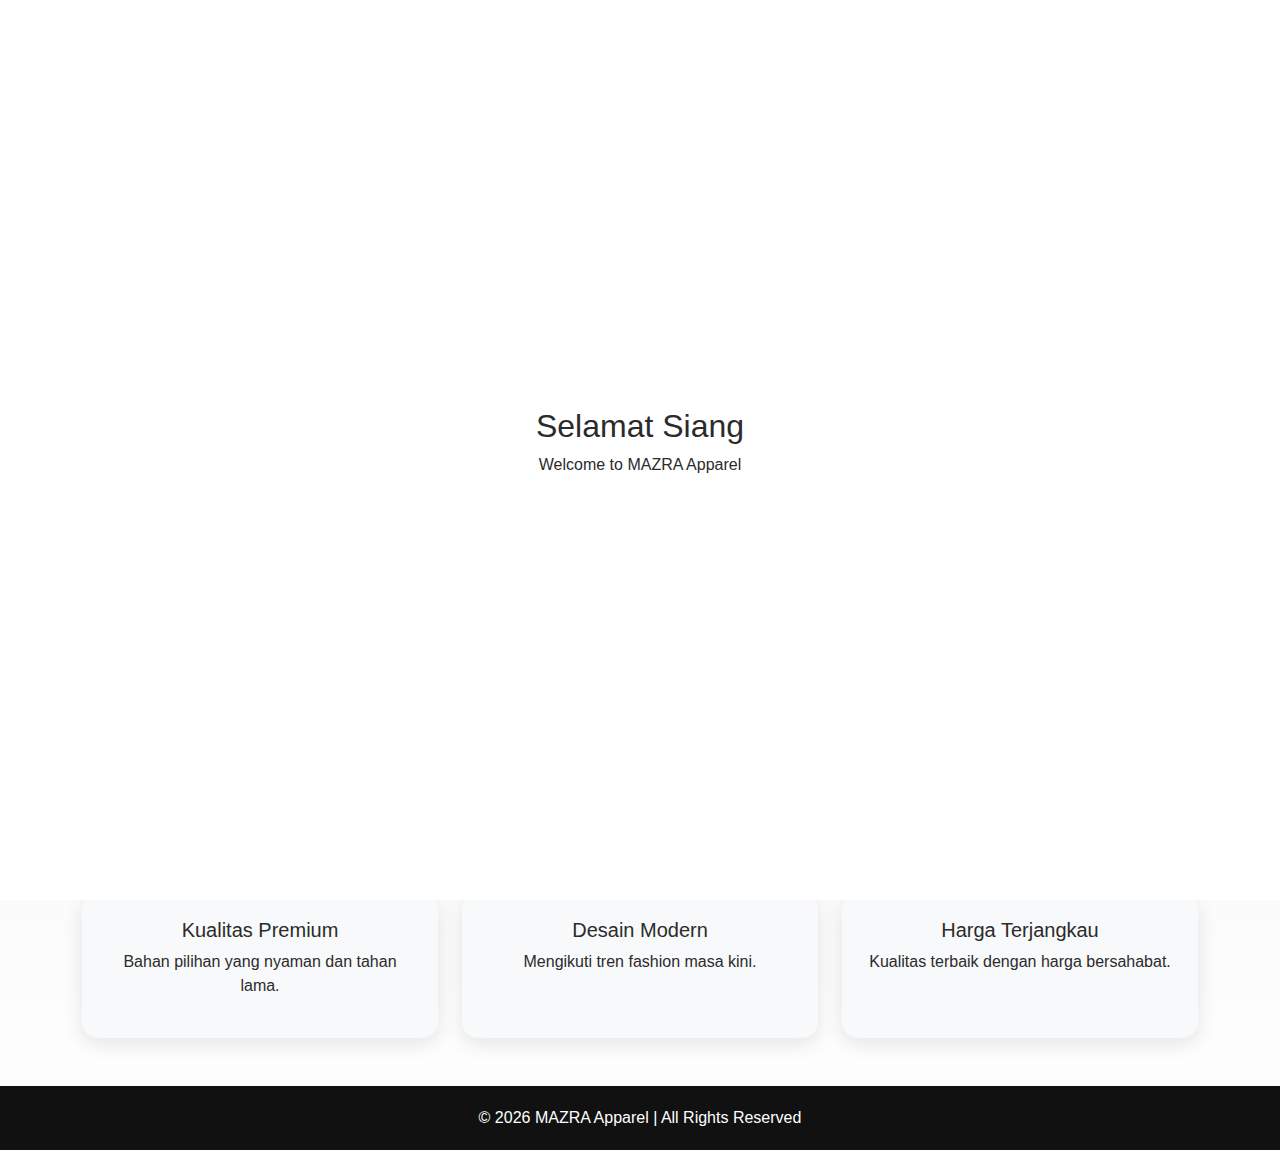
<file: index.html>
<!DOCTYPE html>
<html lang="id">
<head>
  <meta charset="UTF-8">
  <meta name="viewport" content="width=device-width, initial-scale=1.0">
  <title>MAZRA Apparel</title>

  <!-- Bootstrap 5 -->
  <link href="https://cdn.jsdelivr.net/npm/bootstrap@5.3.2/dist/css/bootstrap.min.css" rel="stylesheet">

  <!-- Custom CSS -->
  <style>
    body {
      font-family: 'Poppins', sans-serif;
      margin: 0;
      background: linear-gradient(180deg, #ececec 0%, #ffffff 100%);
      color: #2b2b2b;
    }

    /* LOADING OVERLAY */
    #loading-overlay {
      position: fixed;
      inset: 0;
      background: #ffffff;
      display: flex;
      justify-content: center;
      align-items: center;
      z-index: 9999;
      transition: opacity 0.5s ease, visibility 0.5s ease;
    }

    #loading-overlay.hide {
      opacity: 0;
      visibility: hidden;
    }

    /* NAVBAR */
    .navbar {
      background: rgba(17,17,17,0.95);
      backdrop-filter: blur(5px);
    }

    .navbar-brand {
      font-weight: 700;
      letter-spacing: 1px;
      color: #ffffff !important;
    }

    .nav-link {
      color: #ffffff !important;
      margin-left: 10px;
    }

    .nav-link:hover {
      color: #d4af37 !important;
    }

    /* HERO */
    .hero {
      min-height: 80vh;
      background: linear-gradient(180deg, #111, #222);
      color: white;
      display: flex;
      align-items: center;
      justify-content: center;
      text-align: center;
      padding: 6rem 1rem;
    }

    .hero-logo {
      width: 100px;
      max-width: 100%;
    }

    .hero h1 {
      font-size: 2.5rem;
      font-weight: 700;
      margin-top: 1rem;
    }

    .hero p {
      font-size: 1.1rem;
      margin-top: 0.5rem;
    }

    /* HIGHLIGHT BOX */
    .highlight-box {
      background: #f8f9fa;
      border-radius: 1rem;
      padding: 1.5rem;
      height: 100%;
      box-shadow: 0 6px 20px rgba(0,0,0,0.1);
      transition: transform 0.3s;
    }

    .highlight-box:hover {
      transform: translateY(-8px);
      box-shadow: 0 12px 30px rgba(0,0,0,0.15);
    }

    /* FOOTER */
    footer {
      background: #111;
      color: #fff;
      text-align: center;
      padding: 20px 0;
    }

    /* RESPONSIVE */
    @media (max-width: 768px) {
      .hero {
        padding: 4rem 1rem;
      }
      .hero h1 {
        font-size: 2rem;
      }
      .hero p {
        font-size: 1rem;
      }
    }
  </style>
</head>
<body>

<!-- LOADING -->
<div id="loading-overlay">
  <div class="text-center">
    <h2 id="greeting-text"></h2>
    <p>Welcome to MAZRA Apparel</p>
  </div>
</div>

<!-- NAVBAR -->
<nav class="navbar navbar-expand-lg navbar-dark shadow fixed-top">
  <div class="container">
    <a class="navbar-brand d-flex align-items-center" href="index.html">
      <img src="MAZRA APPAREL Logo.png" width="35" class="me-2" alt="Logo">
      MAZRA Apparel
    </a>
    <button class="navbar-toggler" type="button" data-bs-toggle="collapse" data-bs-target="#navbarNav">
      <span class="navbar-toggler-icon"></span>
    </button>
    <div class="collapse navbar-collapse" id="navbarNav">
      <ul class="navbar-nav ms-auto">
        <li class="nav-item"><a class="nav-link active" href="index.html">Home</a></li>
        <li class="nav-item"><a class="nav-link" href="about.html">About</a></li>
        <li class="nav-item"><a class="nav-link" href="services.html">Products</a></li>
        <li class="nav-item"><a class="nav-link" href="gallery.html">Gallery</a></li>
        <li class="nav-item"><a class="nav-link" href="contact.html">Contact</a></li>
      </ul>
    </div>
  </div>
</nav>

<!-- HERO -->
<section class="hero">
  <div class="container d-flex flex-column justify-content-center align-items-center text-center">
    <img src="MAZRA APPAREL Logo.png" class="hero-logo mb-3" alt="MAZRA Apparel">
    <h1 class="fw-bold">MAZRA Apparel</h1>
    <p id="hero-greeting" class="lead mt-2"></p>
    <p class="mt-3">Brand fashion lokal dengan desain modern dan kualitas terbaik.</p>
    <a href="services.html" class="btn btn-warning btn-lg mt-4 px-5">Lihat Produk</a>
  </div>
</section>

<!-- ABOUT -->
<section class="container my-5 text-center">
  <h2 class="fw-bold mb-3">Tentang Kami</h2>
  <p class="text-muted">
    MAZRA Apparel adalah brand fashion lokal yang menghadirkan produk pakaian
    dengan desain kekinian dan bahan berkualitas tinggi.
  </p>
</section>

<!-- HIGHLIGHT -->
<section class="container my-5">
  <div class="row g-4 text-center">
    <div class="col-md-4">
      <div class="highlight-box">
        <h5>Kualitas Premium</h5>
        <p>Bahan pilihan yang nyaman dan tahan lama.</p>
      </div>
    </div>
    <div class="col-md-4">
      <div class="highlight-box">
        <h5>Desain Modern</h5>
        <p>Mengikuti tren fashion masa kini.</p>
      </div>
    </div>
    <div class="col-md-4">
      <div class="highlight-box">
        <h5>Harga Terjangkau</h5>
        <p>Kualitas terbaik dengan harga bersahabat.</p>
      </div>
    </div>
  </div>
</section>

<!-- FOOTER -->
<footer>
  <p class="mb-0">© 2026 MAZRA Apparel | All Rights Reserved</p>
</footer>

<!-- Bootstrap JS -->
<script src="https://cdn.jsdelivr.net/npm/bootstrap@5.3.2/dist/js/bootstrap.bundle.min.js"></script>

<!-- GREETING SCRIPT -->
<script>
  document.addEventListener("DOMContentLoaded", () => {
    const overlay = document.getElementById("loading-overlay");
    const greetingText = document.getElementById("greeting-text");
    const heroGreeting = document.getElementById("hero-greeting");

    const hour = new Date().getHours();
    let greeting = "Selamat Malam";

    if(hour >= 5 && hour < 12) greeting = "Selamat Pagi";
    else if(hour >= 12 && hour < 15) greeting = "Selamat Siang";
    else if(hour >= 15 && hour < 18) greeting = "Selamat Sore";

    greetingText.innerText = greeting;
    heroGreeting.innerText = `${greeting}, Selamat Datang!`;

    setTimeout(() => {
      overlay.classList.add("hide");
    }, 3000);
  });
</script>

</body>
</html>
</file>
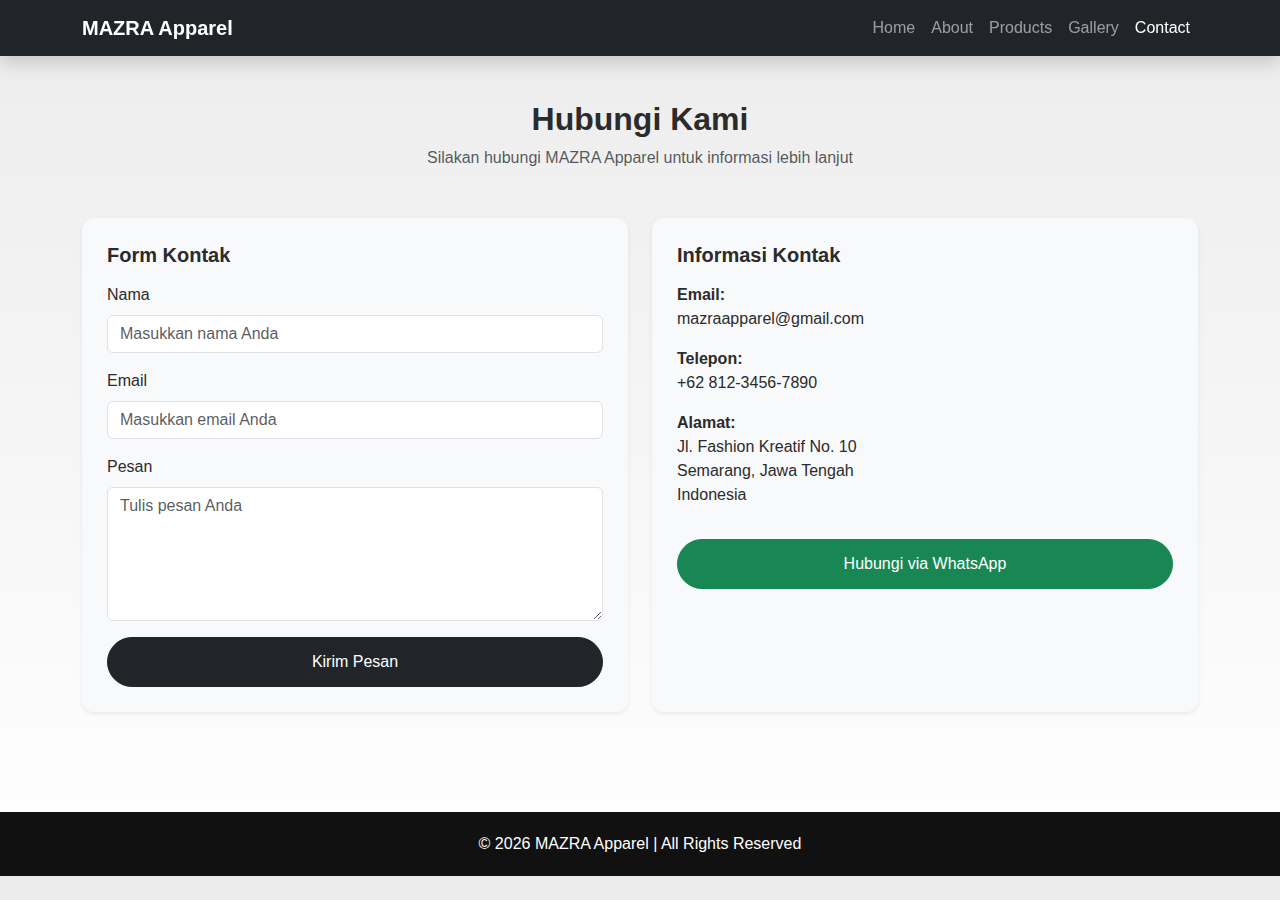
<file: contact.html>
<!DOCTYPE html>
<html lang="id">
<head>
  <meta charset="UTF-8">
  <meta name="viewport" content="width=device-width, initial-scale=1.0">
  <title>Kontak - MAZRA Apparel</title>

  <!-- Bootstrap 5 -->
  <link href="https://cdn.jsdelivr.net/npm/bootstrap@5.3.2/dist/css/bootstrap.min.css" rel="stylesheet">

  <style>
    body {
      font-family: 'Poppins', sans-serif;
      background: linear-gradient(180deg, #ececec 0%, #ffffff 100%);
      color: #2b2b2b;
      margin: 0;
    }

    .content {
      padding-top: 100px;
      padding-bottom: 60px;
    }

    .contact-box {
      background: #f8f9fa;
      padding: 25px;
      border-radius: 12px;
      height: 100%;
    }

    .btn-custom {
      border-radius: 30px;
      padding: 12px 35px;
      transition: all 0.3s ease;
    }

    footer {
      background: #111;
      color: #fff;
      text-align: center;
      padding: 20px 0;
      margin-top: 40px;
    }

    @media (max-width: 768px) {
      .content {
        padding-left: 15px;
        padding-right: 15px;
        padding-top: 80px;
        padding-bottom: 40px;
      }
    }
  </style>
</head>
<body>

<!-- NAVBAR -->
<nav class="navbar navbar-expand-lg navbar-dark bg-dark shadow fixed-top">
  <div class="container">
    <a class="navbar-brand fw-bold" href="index.html">MAZRA Apparel</a>

    <button class="navbar-toggler" type="button" data-bs-toggle="collapse" data-bs-target="#navbarNav">
      <span class="navbar-toggler-icon"></span>
    </button>

    <div class="collapse navbar-collapse" id="navbarNav">
      <ul class="navbar-nav ms-auto">
        <li class="nav-item"><a class="nav-link" href="index.html">Home</a></li>
        <li class="nav-item"><a class="nav-link" href="about.html">About</a></li>
        <li class="nav-item"><a class="nav-link" href="services.html">Products</a></li>
        <li class="nav-item"><a class="nav-link" href="gallery.html">Gallery</a></li>
        <li class="nav-item"><a class="nav-link active" href="contact.html">Contact</a></li>
      </ul>
    </div>
  </div>
</nav>

<!-- CONTENT -->
<div class="container content">

  <!-- HEADER -->
  <div class="text-center mb-5">
    <h2 class="fw-bold">Hubungi Kami</h2>
    <p class="text-muted">Silakan hubungi MAZRA Apparel untuk informasi lebih lanjut</p>
  </div>

  <div class="row g-4">
    <!-- FORM KONTAK -->
    <div class="col-12 col-md-6">
      <div class="contact-box shadow-sm">
        <h5 class="fw-bold mb-3">Form Kontak</h5>

        <form>
          <div class="mb-3">
            <label class="form-label">Nama</label>
            <input type="text" class="form-control" placeholder="Masukkan nama Anda" required>
          </div>

          <div class="mb-3">
            <label class="form-label">Email</label>
            <input type="email" class="form-control" placeholder="Masukkan email Anda" required>
          </div>

          <div class="mb-3">
            <label class="form-label">Pesan</label>
            <textarea class="form-control" rows="5" placeholder="Tulis pesan Anda" required></textarea>
          </div>

          <button type="submit" class="btn btn-dark w-100 btn-custom">
            Kirim Pesan
          </button>
        </form>
      </div>
    </div>

    <!-- INFO KONTAK -->
    <div class="col-12 col-md-6">
      <div class="contact-box shadow-sm">
        <h5 class="fw-bold mb-3">Informasi Kontak</h5>

        <p><strong>Email:</strong><br> mazraapparel@gmail.com</p>
        <p><strong>Telepon:</strong><br> +62 812-3456-7890</p>
        <p><strong>Alamat:</strong><br>
          Jl. Fashion Kreatif No. 10<br>
          Semarang, Jawa Tengah<br>
          Indonesia
        </p>

        <a href="https://wa.me/6281234567890" target="_blank" class="btn btn-success w-100 mt-3 btn-custom">
          Hubungi via WhatsApp
        </a>
      </div>
    </div>
  </div>
</div>

<!-- FOOTER -->
<footer>
  <p class="mb-0">© 2026 MAZRA Apparel | All Rights Reserved</p>
</footer>

<!-- Bootstrap JS -->
<script src="https://cdn.jsdelivr.net/npm/bootstrap@5.3.2/dist/js/bootstrap.bundle.min.js"></script>

</body>
</html>
</file>
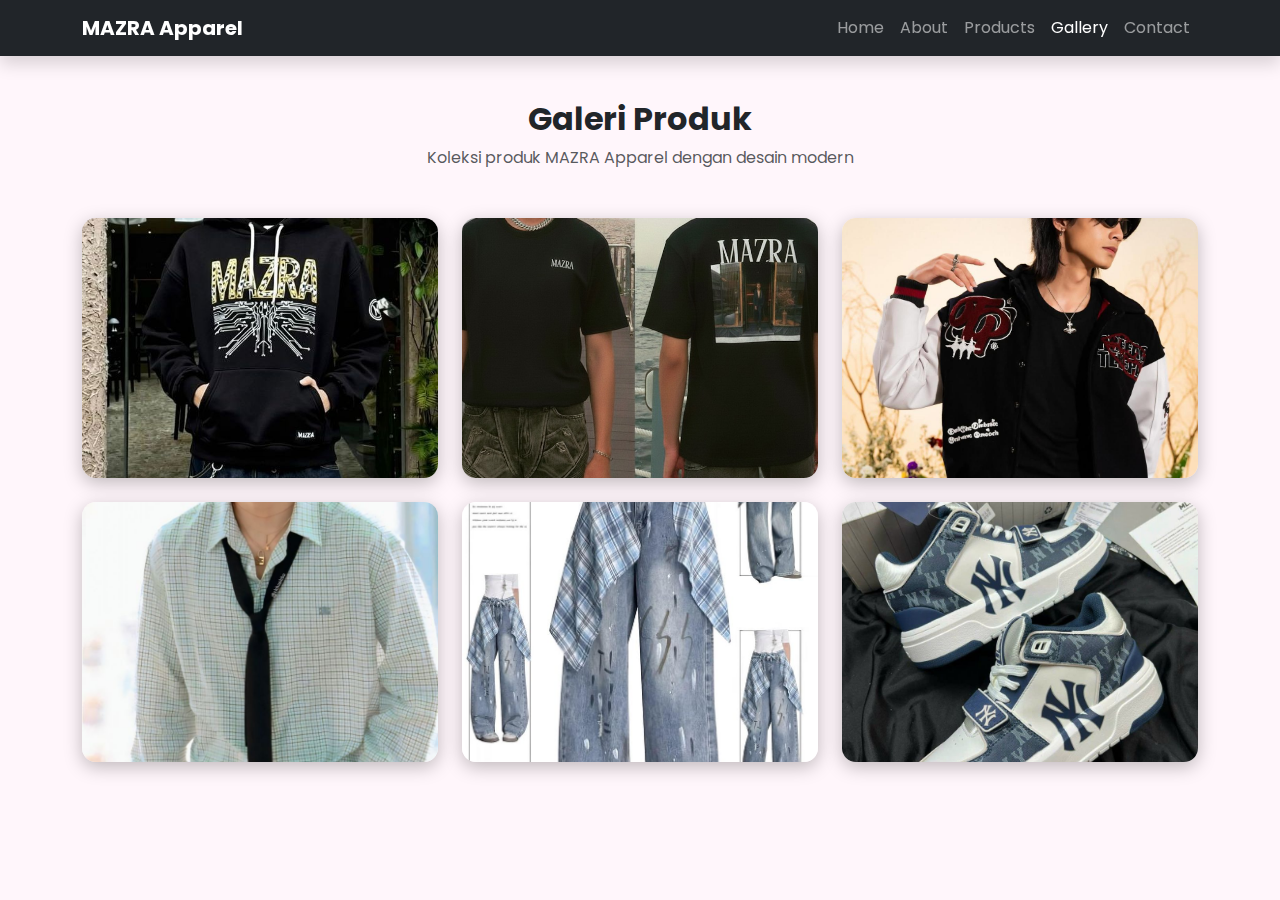
<file: gallery.html>
<!DOCTYPE html>
<html lang="id">
<head>
  <meta charset="UTF-8">
  <meta name="viewport" content="width=device-width, initial-scale=1.0">
  <title>Galeri - MAZRA Apparel</title>

  <!-- Font -->
  <link href="https://fonts.googleapis.com/css2?family=Poppins:wght@300;400;600;700&display=swap" rel="stylesheet">

  <!-- Bootstrap 5 -->
  <link href="https://cdn.jsdelivr.net/npm/bootstrap@5.3.3/dist/css/bootstrap.min.css" rel="stylesheet">

  <style>
    body {
      font-family: "Poppins", sans-serif;
      background-color: #fff6fb;
    }

    .content {
      padding-top: 100px;
      padding-bottom: 60px;
    }

    .gallery-img {
      width: 100%;
      height: 260px;
      object-fit: cover;
      border-radius: 14px;
      box-shadow: 0 5px 18px rgba(0,0,0,0.25);
      transition: .3s;
    }

    .gallery-img:hover {
      transform: scale(1.05);
    }
  </style>
</head>

<body>

<!-- NAVBAR -->
<nav class="navbar navbar-expand-lg navbar-dark bg-dark shadow fixed-top">
  <div class="container">
    <a class="navbar-brand fw-bold" href="index.html">MAZRA Apparel</a>

    <button class="navbar-toggler" type="button" data-bs-toggle="collapse" data-bs-target="#navbarNav">
      <span class="navbar-toggler-icon"></span>
    </button>

    <div class="collapse navbar-collapse" id="navbarNav">
      <ul class="navbar-nav ms-auto">
        <li class="nav-item"><a class="nav-link" href="index.html">Home</a></li>
        <li class="nav-item"><a class="nav-link" href="about.html">About</a></li>
        <li class="nav-item"><a class="nav-link" href="services.html">Products</a></li>
        <li class="nav-item"><a class="nav-link active" href="gallery.html">Gallery</a></li>
        <li class="nav-item"><a class="nav-link" href="contact.html">Contact</a></li>
      </ul>
    </div>
  </div>
</nav>

<!-- CONTENT -->
<div class="container content">

  <!-- JUDUL -->
  <div class="text-center mb-5">
    <h2 class="fw-bold">Galeri Produk</h2>
    <p class="text-muted">
      Koleksi produk MAZRA Apparel dengan desain modern
    </p>
  </div>

  <!-- GALERI -->
  <div class="row g-4">
    <div class="col-sm-6 col-md-4">
      <img class="gallery-img" src="HOODIE.jpeg" alt="Hoodie MAZRA">
    </div>

    <div class="col-sm-6 col-md-4">
      <img class="gallery-img" src="kaos MAZRA.jpeg" alt="Kaos MAZRA">
    </div>

    <div class="col-sm-6 col-md-4">
      <img class="gallery-img" src="jaket.jpeg" alt="Jaket MAZRA">
    </div>

    <div class="col-sm-6 col-md-4">
      <img class="gallery-img" src="kemeja.jpg" alt="Kemeja MAZRA">
    </div>

    <div class="col-sm-6 col-md-4">
      <img class="gallery-img" src="celana.jpg" alt="Celana MAZRA">
    </div>

    <div class="col-sm-6 col-md-4">
      <img class="gallery-img" src="sepatu.jpg" alt="Sepatu MAZRA">
    </div>
  </div>

</div>

<!-- Bootstrap JS -->
<script src="https://cdn.jsdelivr.net/npm/bootstrap@5.3.3/dist/js/bootstrap.bundle.min.js"></script>

</body>
</html>
</file>
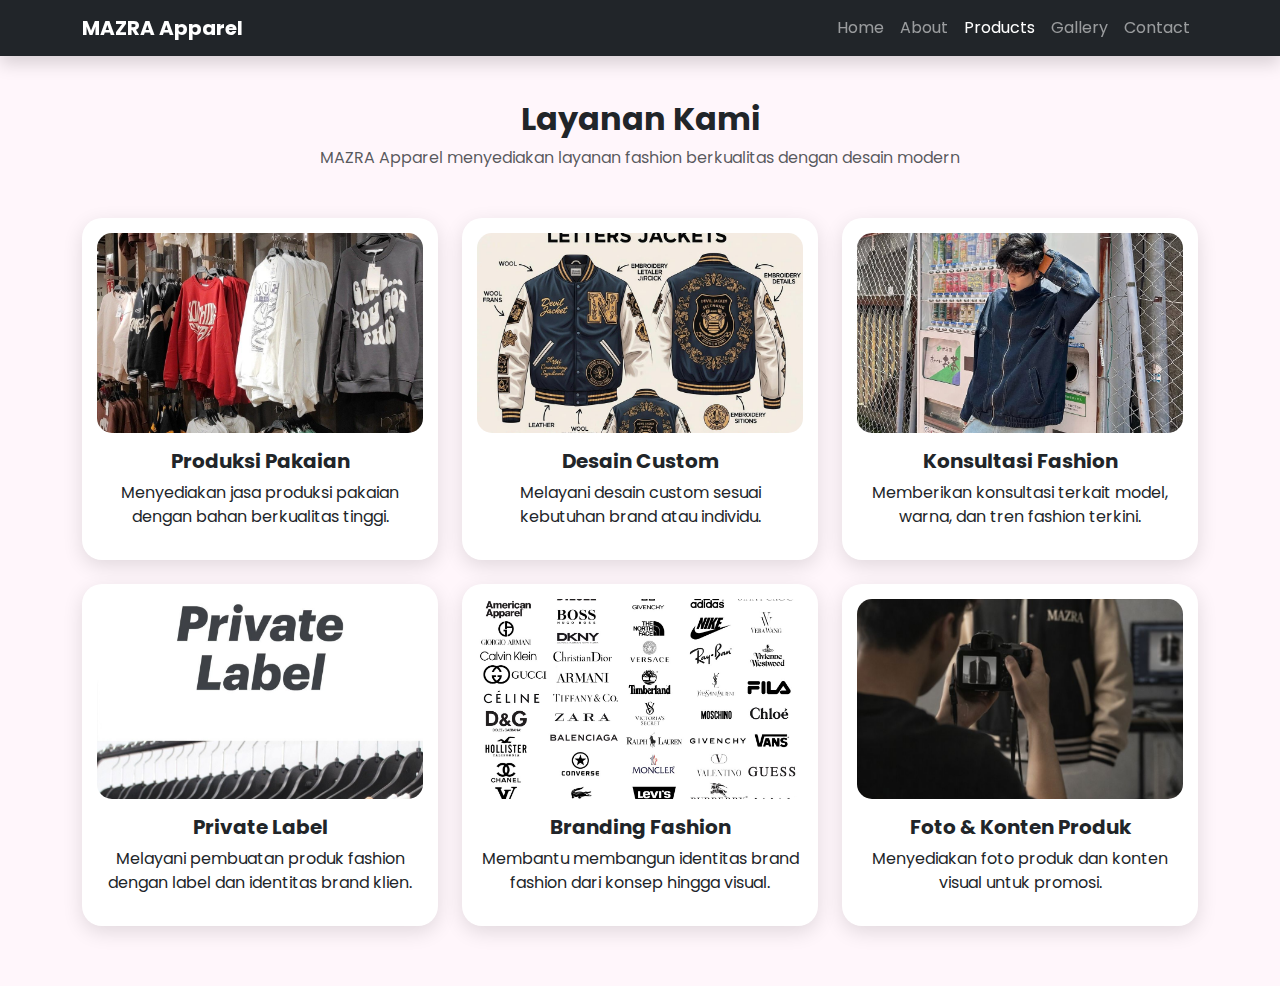
<file: services.html>
<!DOCTYPE html>
<html lang="id">
<head>
  <title>Layanan - MAZRA Apparel</title>
  <meta charset="utf-8">
  <meta name="viewport" content="width=device-width, initial-scale=1">

  <!-- Font -->
  <link href="https://fonts.googleapis.com/css2?family=Poppins:wght@300;400;600;700&display=swap" rel="stylesheet">

  <!-- Bootstrap 5 -->
  <link href="https://cdn.jsdelivr.net/npm/bootstrap@5.3.3/dist/css/bootstrap.min.css" rel="stylesheet">

  <style>
    body {
      font-family: "Poppins", sans-serif;
      background-color: #fff6fb;
    }

    .content {
      padding-top: 100px;
      padding-bottom: 60px;
    }

    .btn-pink {
      background: linear-gradient(45deg, #ff9ac6, #ff6fa2);
      border: none;
      color: white;
      font-weight: 600;
      padding: 10px 20px;
      border-radius: 10px;
      transition: .3s;
    }

    .btn-pink:hover {
      background: linear-gradient(45deg, #ff6fa2, #ff9ac6);
      transform: scale(1.05);
      color: white;
    }

    /* Card Layanan */
    .card-layanan {
      border: none;
      border-radius: 20px;
      background: white;
      padding: 15px;
      box-shadow: 0 6px 20px rgba(0,0,0,0.12);
      transition: .3s;
      height: 100%;
    }

    .card-layanan:hover {
      transform: translateY(-6px);
    }

    .card-layanan img {
      width: 100%;
      height: 200px;
      object-fit: cover;
      border-radius: 15px;
    }
  </style>
</head>

<body>

<!-- NAVBAR -->
<nav class="navbar navbar-expand-lg navbar-dark bg-dark shadow fixed-top">
  <div class="container">
    <a class="navbar-brand fw-bold" href="index.html">MAZRA Apparel</a>

    <button class="navbar-toggler" type="button" data-bs-toggle="collapse" data-bs-target="#navbarNav">
      <span class="navbar-toggler-icon"></span>
    </button>

    <div class="collapse navbar-collapse" id="navbarNav">
      <ul class="navbar-nav ms-auto">
        <li class="nav-item"><a class="nav-link" href="index.html">Home</a></li>
        <li class="nav-item"><a class="nav-link" href="about.html">About</a></li>
        <li class="nav-item"><a class="nav-link active" href="services.html">Products</a></li>
        <li class="nav-item"><a class="nav-link" href="gallery.html">Gallery</a></li>
        <li class="nav-item"><a class="nav-link" href="contact.html">Contact</a></li>
      </ul>
    </div>
  </div>
</nav>

<!-- CONTENT -->
<section class="container content">

  <!-- HEADER -->
  <div class="text-center mb-5">
    <h2 class="fw-bold">Layanan Kami</h2>
    <p class="text-muted">
      MAZRA Apparel menyediakan layanan fashion berkualitas dengan desain modern
    </p>
  </div>

  <!-- CARD LAYANAN -->
  <div class="row g-4">

    <div class="col-md-4">
      <div class="card-layanan text-center">
        <img src="produk pakaian.jpg" alt="Produksi Pakaian">
        <h5 class="fw-bold mt-3">Produksi Pakaian</h5>
        <p>Menyediakan jasa produksi pakaian dengan bahan berkualitas tinggi.</p>
      </div>
    </div>

    <div class="col-md-4">
      <div class="card-layanan text-center">
        <img src="custom.jpg" alt="Desain Custom">
        <h5 class="fw-bold mt-3">Desain Custom</h5>
        <p>Melayani desain custom sesuai kebutuhan brand atau individu.</p>
      </div>
    </div>

    <div class="col-md-4">
      <div class="card-layanan text-center">
        <img src="Konsultasi Fushion.jpeg" alt="Konsultasi Fashion">
        <h5 class="fw-bold mt-3">Konsultasi Fashion</h5>
        <p>Memberikan konsultasi terkait model, warna, dan tren fashion terkini.</p>
      </div>
    </div>

    <div class="col-md-4">
      <div class="card-layanan text-center">
        <img src="private label.jpg" alt="Private Label">
        <h5 class="fw-bold mt-3">Private Label</h5>
        <p>Melayani pembuatan produk fashion dengan label dan identitas brand klien.</p>
      </div>
    </div>

    <div class="col-md-4">
      <div class="card-layanan text-center">
        <img src="branding fashion.jpg" alt="Branding Fashion">
        <h5 class="fw-bold mt-3">Branding Fashion</h5>
        <p>Membantu membangun identitas brand fashion dari konsep hingga visual.</p>
      </div>
    </div>

    <div class="col-md-4">
      <div class="card-layanan text-center">
        <img src="Foto Produk.jpeg" alt="Foto Produk">
        <h5 class="fw-bold mt-3">Foto & Konten Produk</h5>
        <p>Menyediakan foto produk dan konten visual untuk promosi.</p>
      </div>
    </div>

  </div>
</section>

<!-- Bootstrap JS -->
<script src="https://cdn.jsdelivr.net/npm/bootstrap@5.3.3/dist/js/bootstrap.bundle.min.js"></script>

</body>
</html>
</file>
